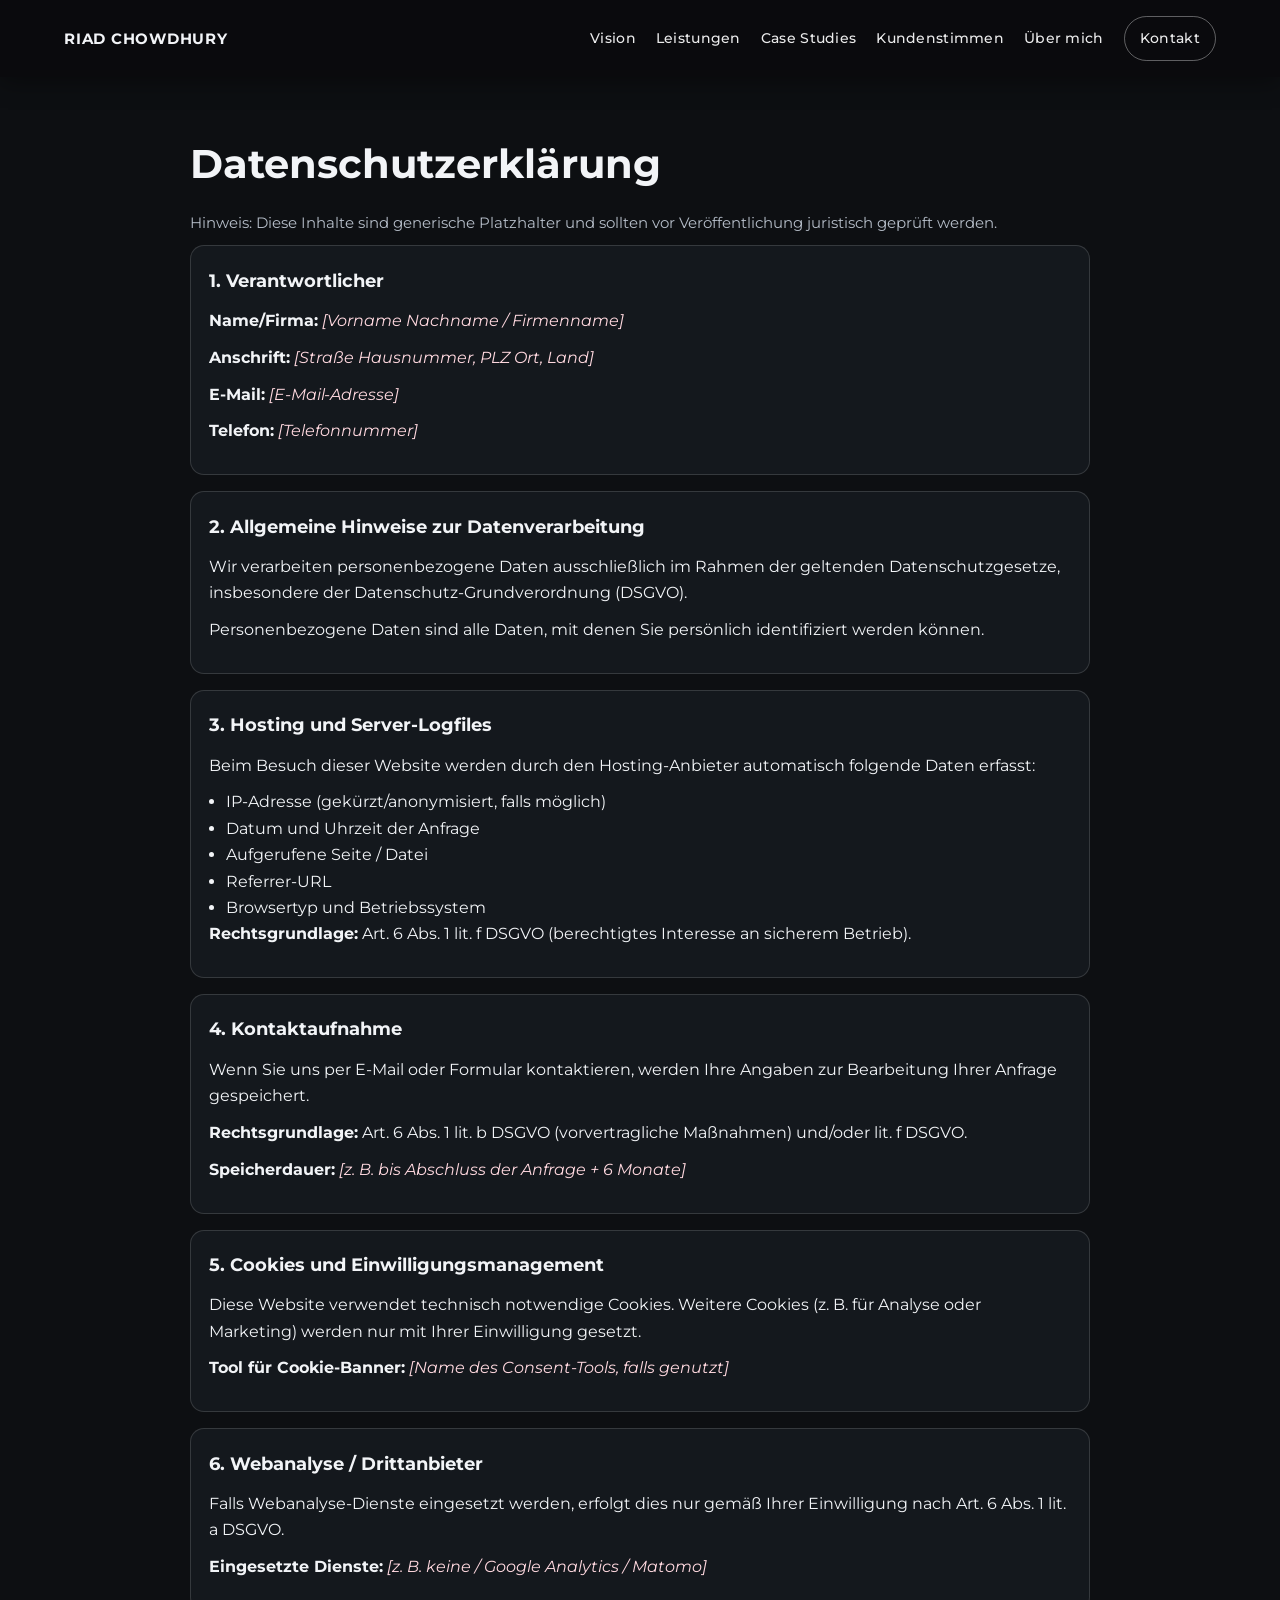
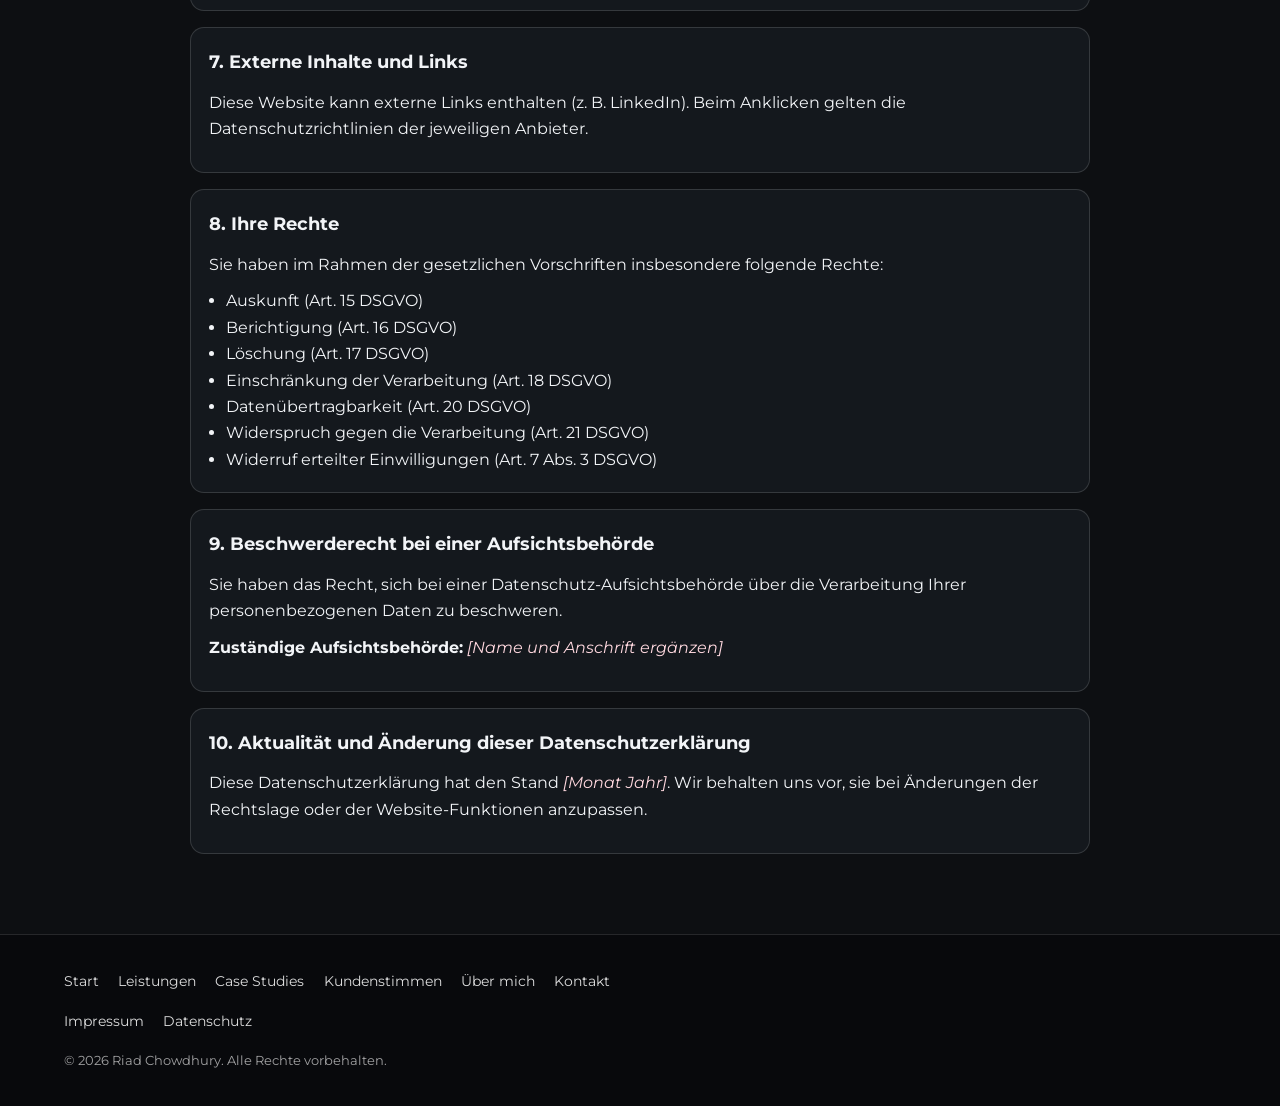
<file: datenschutz.html>
<!DOCTYPE html>
<html lang="de">
<head>
    <meta charset="UTF-8">
    <meta name="viewport" content="width=device-width, initial-scale=1.0">
    <title>Datenschutzerklärung | Riad Chowdhury</title>
    <meta name="description" content="Datenschutzerklärung der Portfolio-Webseite von Riad Chowdhury.">
    <link rel="preconnect" href="https://fonts.googleapis.com">
    <link rel="preconnect" href="https://fonts.gstatic.com" crossorigin>
    <link href="https://fonts.googleapis.com/css2?family=Montserrat:wght@400;500;600;700;800&display=swap" rel="stylesheet">
    <link rel="stylesheet" href="style.css">
    <link rel="stylesheet" href="legal.css">
</head>
<body class="legal-page">
    <div data-include="components/site-header.html"></div>

    <main class="wrap">
        <h1 class="page-title">Datenschutzerklärung</h1>
        <p class="note">Hinweis: Diese Inhalte sind generische Platzhalter und sollten vor Veröffentlichung juristisch geprüft werden.</p>

        <section class="card">
            <h2>1. Verantwortlicher</h2>
            <p><strong>Name/Firma:</strong> <span class="placeholder">[Vorname Nachname / Firmenname]</span></p>
            <p><strong>Anschrift:</strong> <span class="placeholder">[Straße Hausnummer, PLZ Ort, Land]</span></p>
            <p><strong>E-Mail:</strong> <span class="placeholder">[E-Mail-Adresse]</span></p>
            <p><strong>Telefon:</strong> <span class="placeholder">[Telefonnummer]</span></p>
        </section>

        <section class="card">
            <h2>2. Allgemeine Hinweise zur Datenverarbeitung</h2>
            <p>
                Wir verarbeiten personenbezogene Daten ausschließlich im Rahmen der geltenden Datenschutzgesetze,
                insbesondere der Datenschutz-Grundverordnung (DSGVO).
            </p>
            <p>
                Personenbezogene Daten sind alle Daten, mit denen Sie persönlich identifiziert werden können.
            </p>
        </section>

        <section class="card">
            <h2>3. Hosting und Server-Logfiles</h2>
            <p>Beim Besuch dieser Website werden durch den Hosting-Anbieter automatisch folgende Daten erfasst:</p>
            <ul>
                <li>IP-Adresse (gekürzt/anonymisiert, falls möglich)</li>
                <li>Datum und Uhrzeit der Anfrage</li>
                <li>Aufgerufene Seite / Datei</li>
                <li>Referrer-URL</li>
                <li>Browsertyp und Betriebssystem</li>
            </ul>
            <p><strong>Rechtsgrundlage:</strong> Art. 6 Abs. 1 lit. f DSGVO (berechtigtes Interesse an sicherem Betrieb).</p>
        </section>

        <section class="card">
            <h2>4. Kontaktaufnahme</h2>
            <p>
                Wenn Sie uns per E-Mail oder Formular kontaktieren, werden Ihre Angaben zur Bearbeitung Ihrer Anfrage gespeichert.
            </p>
            <p><strong>Rechtsgrundlage:</strong> Art. 6 Abs. 1 lit. b DSGVO (vorvertragliche Maßnahmen) und/oder lit. f DSGVO.</p>
            <p><strong>Speicherdauer:</strong> <span class="placeholder">[z. B. bis Abschluss der Anfrage + 6 Monate]</span></p>
        </section>

        <section class="card">
            <h2>5. Cookies und Einwilligungsmanagement</h2>
            <p>
                Diese Website verwendet technisch notwendige Cookies. Weitere Cookies (z. B. für Analyse oder Marketing)
                werden nur mit Ihrer Einwilligung gesetzt.
            </p>
            <p>
                <strong>Tool für Cookie-Banner:</strong> <span class="placeholder">[Name des Consent-Tools, falls genutzt]</span>
            </p>
        </section>

        <section class="card">
            <h2>6. Webanalyse / Drittanbieter</h2>
            <p>
                Falls Webanalyse-Dienste eingesetzt werden, erfolgt dies nur gemäß Ihrer Einwilligung nach Art. 6 Abs. 1 lit. a DSGVO.
            </p>
            <p><strong>Eingesetzte Dienste:</strong> <span class="placeholder">[z. B. keine / Google Analytics / Matomo]</span></p>
        </section>

        <section class="card">
            <h2>7. Externe Inhalte und Links</h2>
            <p>
                Diese Website kann externe Links enthalten (z. B. LinkedIn). Beim Anklicken gelten die Datenschutzrichtlinien
                der jeweiligen Anbieter.
            </p>
        </section>

        <section class="card">
            <h2>8. Ihre Rechte</h2>
            <p>Sie haben im Rahmen der gesetzlichen Vorschriften insbesondere folgende Rechte:</p>
            <ul>
                <li>Auskunft (Art. 15 DSGVO)</li>
                <li>Berichtigung (Art. 16 DSGVO)</li>
                <li>Löschung (Art. 17 DSGVO)</li>
                <li>Einschränkung der Verarbeitung (Art. 18 DSGVO)</li>
                <li>Datenübertragbarkeit (Art. 20 DSGVO)</li>
                <li>Widerspruch gegen die Verarbeitung (Art. 21 DSGVO)</li>
                <li>Widerruf erteilter Einwilligungen (Art. 7 Abs. 3 DSGVO)</li>
            </ul>
        </section>

        <section class="card">
            <h2>9. Beschwerderecht bei einer Aufsichtsbehörde</h2>
            <p>
                Sie haben das Recht, sich bei einer Datenschutz-Aufsichtsbehörde über die Verarbeitung Ihrer personenbezogenen Daten zu beschweren.
            </p>
            <p><strong>Zuständige Aufsichtsbehörde:</strong> <span class="placeholder">[Name und Anschrift ergänzen]</span></p>
        </section>

        <section class="card">
            <h2>10. Aktualität und Änderung dieser Datenschutzerklärung</h2>
            <p>
                Diese Datenschutzerklärung hat den Stand <span class="placeholder">[Monat Jahr]</span>.
                Wir behalten uns vor, sie bei Änderungen der Rechtslage oder der Website-Funktionen anzupassen.
            </p>
        </section>
    </main>

    <div data-include="components/site-footer.html"></div>
    <script src="components/includes.js"></script>
</body>
</html>
</file>
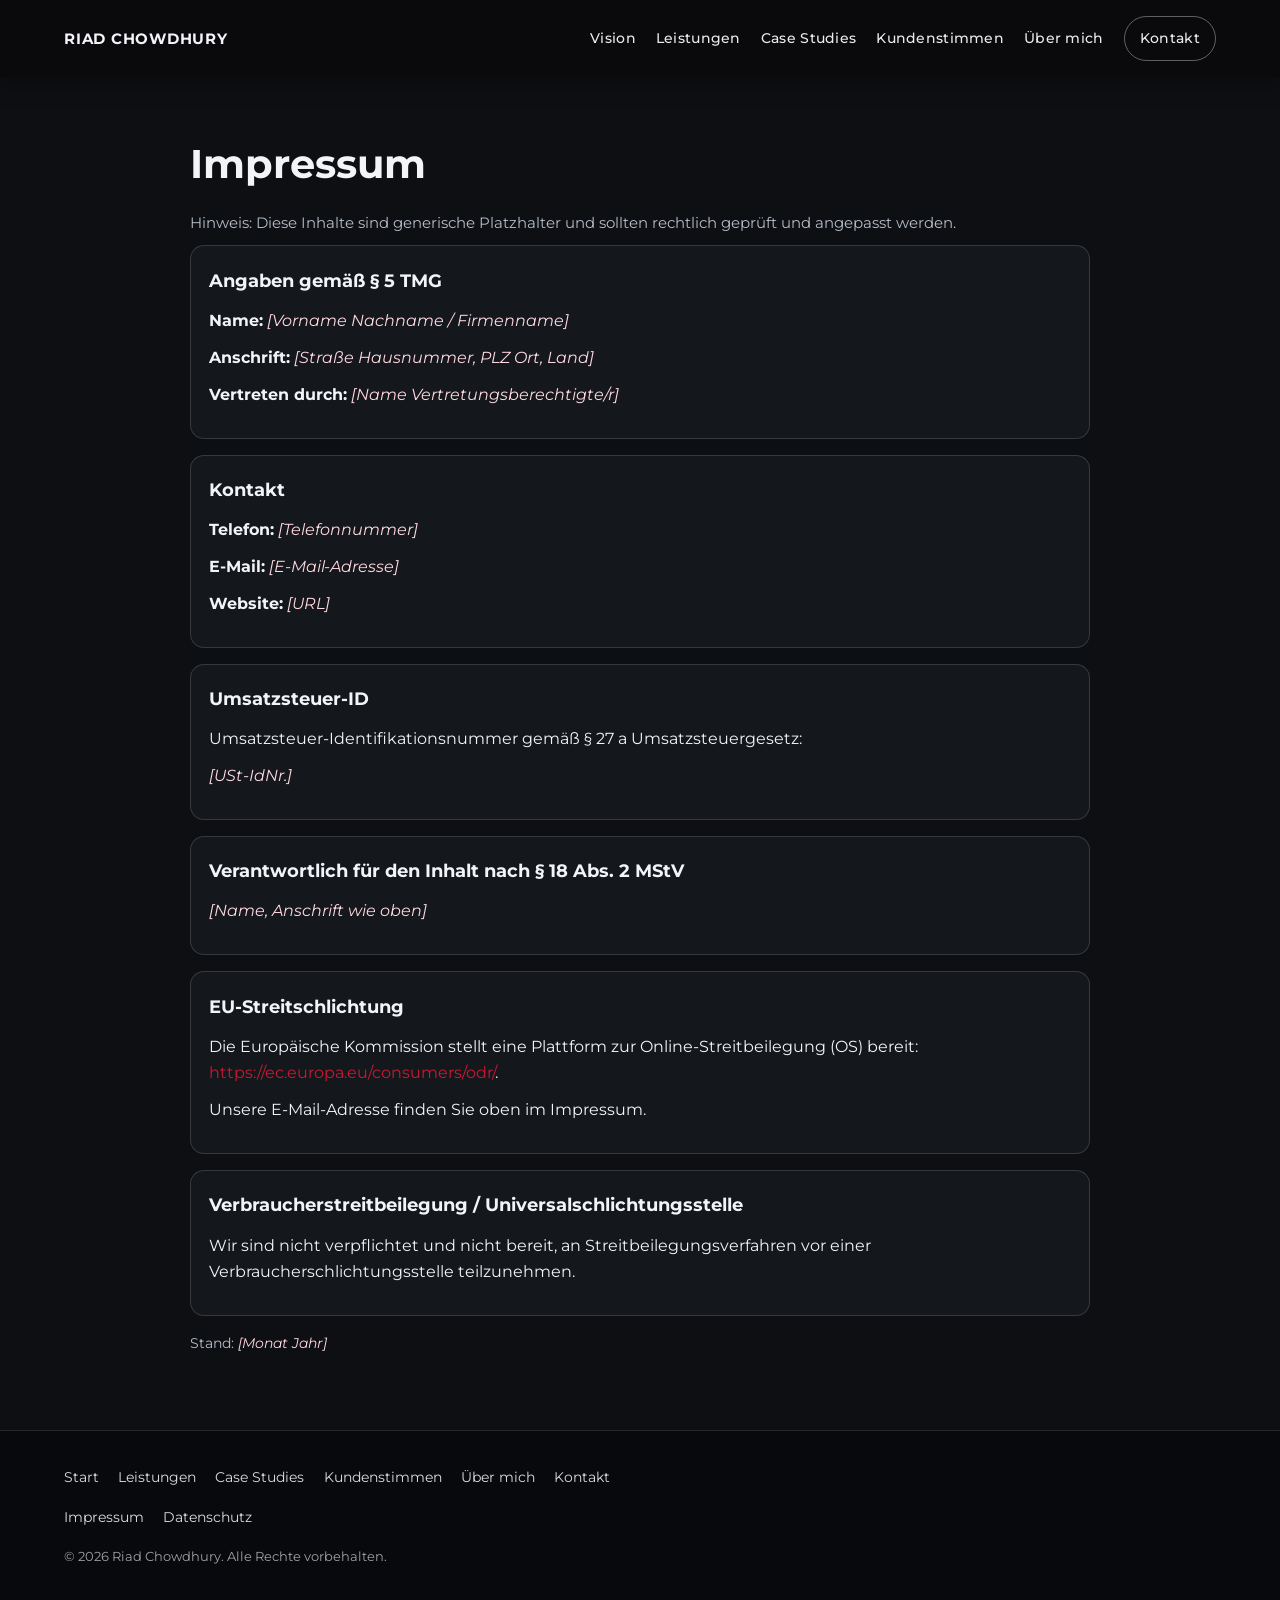
<file: impressum.html>
<!DOCTYPE html>
<html lang="de">
<head>
    <meta charset="UTF-8">
    <meta name="viewport" content="width=device-width, initial-scale=1.0">
    <title>Impressum | Riad Chowdhury</title>
    <meta name="description" content="Impressum der Portfolio-Webseite von Riad Chowdhury.">
    <link rel="preconnect" href="https://fonts.googleapis.com">
    <link rel="preconnect" href="https://fonts.gstatic.com" crossorigin>
    <link href="https://fonts.googleapis.com/css2?family=Montserrat:wght@400;500;600;700;800&display=swap" rel="stylesheet">
    <link rel="stylesheet" href="style.css">
    <link rel="stylesheet" href="legal.css">
</head>
<body class="legal-page">
    <div data-include="components/site-header.html"></div>

    <main class="wrap">
        <h1 class="page-title">Impressum</h1>
        <p class="note">Hinweis: Diese Inhalte sind generische Platzhalter und sollten rechtlich geprüft und angepasst werden.</p>

        <section class="card">
            <h2>Angaben gemäß § 5 TMG</h2>
            <p><strong>Name:</strong> <span class="placeholder">[Vorname Nachname / Firmenname]</span></p>
            <p><strong>Anschrift:</strong> <span class="placeholder">[Straße Hausnummer, PLZ Ort, Land]</span></p>
            <p><strong>Vertreten durch:</strong> <span class="placeholder">[Name Vertretungsberechtigte/r]</span></p>
        </section>

        <section class="card">
            <h2>Kontakt</h2>
            <p><strong>Telefon:</strong> <span class="placeholder">[Telefonnummer]</span></p>
            <p><strong>E-Mail:</strong> <span class="placeholder">[E-Mail-Adresse]</span></p>
            <p><strong>Website:</strong> <span class="placeholder">[URL]</span></p>
        </section>

        <section class="card">
            <h2>Umsatzsteuer-ID</h2>
            <p>Umsatzsteuer-Identifikationsnummer gemäß § 27 a Umsatzsteuergesetz:</p>
            <p class="placeholder">[USt-IdNr.]</p>
        </section>

        <section class="card">
            <h2>Verantwortlich für den Inhalt nach § 18 Abs. 2 MStV</h2>
            <p><span class="placeholder">[Name, Anschrift wie oben]</span></p>
        </section>

        <section class="card">
            <h2>EU-Streitschlichtung</h2>
            <p>
                Die Europäische Kommission stellt eine Plattform zur Online-Streitbeilegung (OS) bereit:
                <a href="https://ec.europa.eu/consumers/odr/" target="_blank" rel="noopener noreferrer">https://ec.europa.eu/consumers/odr/</a>.
            </p>
            <p>Unsere E-Mail-Adresse finden Sie oben im Impressum.</p>
        </section>

        <section class="card">
            <h2>Verbraucherstreitbeilegung / Universalschlichtungsstelle</h2>
            <p>
                Wir sind nicht verpflichtet und nicht bereit, an Streitbeilegungsverfahren vor einer
                Verbraucherschlichtungsstelle teilzunehmen.
            </p>
        </section>

        <p class="footer">Stand: <span class="placeholder">[Monat Jahr]</span></p>
    </main>

    <div data-include="components/site-footer.html"></div>
    <script src="components/includes.js"></script>
</body>
</html>
</file>
<file: style.css>
:root {
    --bg: #0d0f12;
    --bg-soft: #14181d;
    --text: #f2f4f7;
    --text-dark: #16181b;
    --muted: #b6bcc6;
    --accent: #a01328;
    --accent-bright: #c91933;
    --surface: #1b2026;
    --surface-light: #f6f7f9;
    --border: rgba(255, 255, 255, 0.14);
    --container: 1180px;
    --radius: 16px;
    --shadow: 0 18px 40px rgba(0, 0, 0, 0.35);
    --transition: 220ms cubic-bezier(.2, .6, .2, 1);
    --parallax-y: 0px;
}

* {
    box-sizing: border-box;
}

html,
body {
    margin: 0;
    padding: 0;
}

body {
    font-family: "Montserrat", "Segoe UI", Helvetica, Arial, sans-serif;
    background: var(--bg);
    color: var(--text);
    line-height: 1.65;
    -webkit-font-smoothing: antialiased;
    text-rendering: optimizeLegibility;
}

a {
    color: inherit;
    text-decoration: none;
}

img {
    display: block;
    max-width: 100%;
}

.container {
    width: min(var(--container), 90vw);
    margin-inline: auto;
}

.narrow {
    width: min(840px, 90vw);
    margin-inline: auto;
}

.site-header {
    position: fixed;
    top: 0;
    left: 0;
    right: 0;
    z-index: 1000;
    display: flex;
    align-items: center;
    justify-content: space-between;
    padding: 1rem 5vw;
    transition: background var(--transition), box-shadow var(--transition), backdrop-filter var(--transition);
}

.site-header.is-scrolled {
    background: rgba(10, 11, 14, 0.9);
    backdrop-filter: blur(8px);
    box-shadow: 0 6px 22px rgba(0, 0, 0, 0.35);
}

.brand {
    font-weight: 700;
    letter-spacing: 0.05em;
    text-transform: uppercase;
    font-size: 0.95rem;
}

.site-nav {
    display: flex;
    align-items: center;
    gap: 1.25rem;
}

.site-nav a {
    color: rgba(255, 255, 255, 0.92);
    font-size: 0.9rem;
    font-weight: 500;
    letter-spacing: 0.02em;
    transition: color var(--transition);
}

.site-nav a:hover {
    color: #fff;
}

.nav-cta {
    padding: 0.6rem 0.95rem;
    border: 1px solid rgba(255, 255, 255, 0.35);
    border-radius: 999px;
}

.nav-cta:hover {
    border-color: var(--accent-bright);
    color: var(--accent-bright);
}

.menu-toggle {
    display: none;
    border: 0;
    background: transparent;
    padding: 0.35rem;
    cursor: pointer;
}

.menu-toggle span {
    display: block;
    width: 24px;
    height: 2px;
    margin: 5px 0;
    border-radius: 999px;
    background: #fff;
    transition: transform var(--transition), opacity var(--transition);
}

.hero {
    position: relative;
    min-height: 100vh;
    display: flex;
    align-items: flex-end;
    justify-content: flex-start;
    padding: 7.5rem 5vw 2.2rem;
    overflow: clip;
}

.hero-video,
.hero-overlay {
    position: absolute;
    inset: 0;
}

.hero-video {
    width: 100%;
    height: 100%;
    object-fit: cover;
    transform: translateY(calc(var(--parallax-y) * -1));
    transition: transform 90ms linear;
}

.hero-overlay {
    background:
        linear-gradient(95deg, rgba(8, 10, 14, 0.84) 0%, rgba(8, 10, 14, 0.62) 48%, rgba(8, 10, 14, 0.32) 100%),
        radial-gradient(circle at 82% 12%, rgba(201, 25, 51, 0.26), transparent 42%),
        radial-gradient(circle at 20% 70%, rgba(160, 19, 40, 0.18), transparent 50%);
}

.hero-content {
    position: relative;
    z-index: 1;
    width: min(820px, 92vw);
    text-align: left;
    background: rgba(6, 8, 12, 0.38);
    border: 1px solid rgba(255, 255, 255, 0.1);
    border-radius: 16px;
    padding: 1.2rem 1.15rem;
    backdrop-filter: blur(2px);
    margin-bottom: clamp(0.8rem, 2.2vh, 2rem);
}

.kicker {
    margin: 0 0 1rem;
    font-size: 0.78rem;
    letter-spacing: 0.14em;
    text-transform: uppercase;
    color: rgba(255, 255, 255, 0.72);
}

.hero h1 {
    margin: 0;
    font-size: clamp(2rem, 4.4vw, 3.9rem);
    line-height: 1.12;
    text-shadow: 0 8px 28px rgba(0, 0, 0, 0.55);
}

.subheadline {
    margin: 1.35rem 0 2rem;
    max-width: 720px;
    color: rgba(255, 255, 255, 0.92);
    font-size: clamp(1rem, 1.7vw, 1.2rem);
    text-shadow: 0 6px 20px rgba(0, 0, 0, 0.5);
}

.hero-actions {
    display: flex;
    justify-content: flex-start;
    gap: 0.9rem;
    flex-wrap: wrap;
}

.btn {
    display: inline-flex;
    align-items: center;
    justify-content: center;
    gap: 0.45rem;
    padding: 0.88rem 1.45rem;
    border-radius: 999px;
    font-size: 0.93rem;
    font-weight: 600;
    transition: transform var(--transition), background var(--transition), color var(--transition), border-color var(--transition), box-shadow var(--transition);
}

.btn:hover {
    transform: translateY(-2px);
}

button.btn {
    border: 0;
    cursor: pointer;
}

.btn-primary {
    background: var(--accent);
    color: #fff;
    border: 1px solid transparent;
    box-shadow: 0 8px 24px rgba(160, 19, 40, 0.4);
}

.btn-primary:hover {
    background: var(--accent-bright);
}

.btn-secondary {
    border: 1px solid rgba(255, 255, 255, 0.45);
    color: #fff;
    background: rgba(255, 255, 255, 0.05);
}

.btn-secondary:hover {
    border-color: var(--accent-bright);
    color: var(--accent-bright);
}

.hero-trust {
    margin-top: 1.55rem;
    display: flex;
    flex-wrap: wrap;
    justify-content: flex-start;
    gap: 1rem;
    color: rgba(255, 255, 255, 0.78);
    font-size: 0.85rem;
}

.section {
    padding: clamp(4.2rem, 8vw, 6.5rem) 0;
    position: relative;
}

.section-dark {
    background: var(--bg);
    color: var(--text);
}

.section-light {
    background: var(--surface-light);
    color: var(--text-dark);
}

.section-accent {
    background: linear-gradient(120deg, #180d12, #2d0f18);
    color: #fff;
    text-align: center;
}

.section-title {
    margin: 0 0 2.25rem;
    font-size: clamp(1.6rem, 3vw, 2.4rem);
    letter-spacing: -0.02em;
}

.section h2 {
    margin: 0 0 1.4rem;
    font-size: clamp(1.5rem, 3vw, 2.35rem);
    letter-spacing: -0.01em;
}

.section p {
    margin: 0 0 1rem;
}

.services-grid {
    display: grid;
    grid-template-columns: repeat(3, minmax(0, 1fr));
    gap: 1.15rem;
}

.service-card {
    border-radius: var(--radius);
    background: #fff;
    border: 1px solid rgba(16, 20, 24, 0.08);
    padding: 1.6rem;
    box-shadow: 0 14px 30px rgba(18, 20, 24, 0.1);
    transition: transform var(--transition), box-shadow var(--transition), border-color var(--transition);
}

.service-card:hover {
    transform: translateY(-6px);
    box-shadow: 0 20px 38px rgba(18, 20, 24, 0.2);
    border-color: rgba(160, 19, 40, 0.35);
}

.service-icon {
    width: 44px;
    height: 44px;
    display: grid;
    place-items: center;
    border-radius: 12px;
    background: rgba(160, 19, 40, 0.1);
    margin-bottom: 1rem;
}

.service-icon svg {
    width: 22px;
    height: 22px;
    fill: var(--accent);
}

.service-card h3 {
    margin: 0 0 0.7rem;
    font-size: 1.28rem;
}

.service-card p {
    margin: 0 0 0.9rem;
    color: #333a42;
}

.service-card ul {
    margin: 0;
    padding-left: 1.1rem;
    color: #4b535d;
}

.case-card {
    display: grid;
    grid-template-columns: 1.12fr 1fr;
    gap: 1.25rem;
    margin-top: 1.25rem;
    padding: 1.2rem;
    border: 1px solid var(--border);
    border-radius: var(--radius);
    background: linear-gradient(160deg, rgba(255, 255, 255, 0.02), rgba(255, 255, 255, 0.01));
}

.case-media {
    display: grid;
    grid-template-columns: 1fr 1fr;
    gap: 0.65rem;
}

.case-media img {
    border-radius: 12px;
    height: 250px;
    object-fit: cover;
    border: 1px solid rgba(255, 255, 255, 0.12);
}

.case-content {
    display: flex;
    flex-direction: column;
    justify-content: center;
}

.case-tag {
    margin: 0 0 0.55rem;
    color: #d3a8b2;
    text-transform: uppercase;
    letter-spacing: 0.08em;
    font-size: 0.73rem;
}

.case-content h3 {
    margin: 0 0 0.7rem;
    font-size: 1.55rem;
}

.case-content p {
    margin: 0 0 1rem;
    color: rgba(242, 244, 247, 0.84);
}

.metrics {
    display: grid;
    grid-template-columns: repeat(3, minmax(0, 1fr));
    gap: 0.55rem;
}

.metrics div {
    border-radius: 10px;
    border: 1px solid rgba(255, 255, 255, 0.16);
    padding: 0.7rem;
    background: rgba(0, 0, 0, 0.22);
}

.metrics strong {
    display: block;
    font-size: 1.2rem;
    margin-bottom: 0.15rem;
}

.metrics span {
    font-size: 0.78rem;
    color: rgba(242, 244, 247, 0.72);
}

.testimonial-slider {
    display: grid;
    grid-template-columns: auto 1fr auto;
    align-items: center;
    gap: 0.85rem;
}

.slider-btn {
    width: 42px;
    height: 42px;
    border-radius: 999px;
    border: 1px solid rgba(16, 20, 24, 0.2);
    background: #fff;
    color: #1a1e23;
    font-size: 1.35rem;
    cursor: pointer;
    transition: transform var(--transition), border-color var(--transition), color var(--transition);
}

.slider-btn:hover {
    transform: translateY(-2px);
    border-color: var(--accent);
    color: var(--accent);
}

.testimonial-viewport {
    overflow: hidden;
    border-radius: var(--radius);
}

.testimonial-track {
    display: flex;
    transition: transform var(--transition);
}

.testimonial-card {
    min-width: 100%;
    border-radius: var(--radius);
    padding: 1.6rem;
    border: 1px solid rgba(16, 20, 24, 0.08);
    background: #fff;
    box-shadow: 0 12px 26px rgba(18, 20, 24, 0.12);
}

.rating {
    margin-bottom: 0.65rem;
    color: #db9f2b;
    letter-spacing: 0.15em;
    font-size: 0.9rem;
}

.testimonial-card p {
    margin: 0 0 1rem;
    color: #21262c;
    font-size: 1.03rem;
}

.author {
    display: flex;
    align-items: center;
    gap: 0.75rem;
}

.author img {
    width: 54px;
    height: 54px;
    border-radius: 50%;
    object-fit: cover;
}

.author strong {
    display: block;
    color: #16191d;
}

.author span {
    color: #57606b;
    font-size: 0.85rem;
}

.about-section {
    background: linear-gradient(180deg, #0e1013, #11151a);
}

.about-grid {
    display: grid;
    grid-template-columns: 0.85fr 1.15fr;
    gap: 1.6rem;
    align-items: center;
}

.about-photo-wrap {
    border-radius: var(--radius);
    overflow: hidden;
    border: 1px solid var(--border);
    box-shadow: var(--shadow);
}

.about-photo-wrap img {
    width: 100%;
    height: 100%;
    min-height: 420px;
    object-fit: cover;
}

.about-content p {
    color: rgba(242, 244, 247, 0.84);
}

.about-content ul {
    margin: 1rem 0 0;
    padding-left: 1.1rem;
    color: rgba(242, 244, 247, 0.9);
}

.section-accent p {
    color: rgba(255, 255, 255, 0.88);
    margin: 0 auto 1.4rem;
    max-width: 710px;
}

.site-footer {
    background: #08090c;
    border-top: 1px solid rgba(255, 255, 255, 0.12);
    padding: 2.2rem 0;
}

.footer-grid {
    display: grid;
    gap: 1rem;
}

.footer-nav,
.footer-meta {
    display: flex;
    flex-wrap: wrap;
    gap: 0.9rem 1.2rem;
}

.footer-nav a,
.footer-meta a {
    color: rgba(255, 255, 255, 0.86);
    font-size: 0.9rem;
    transition: color var(--transition);
}

.footer-nav a:hover,
.footer-meta a:hover {
    color: var(--accent-bright);
}

.site-footer p {
    margin: 0;
    color: rgba(255, 255, 255, 0.62);
    font-size: 0.82rem;
}

.booking-modal {
    position: fixed;
    inset: 0;
    z-index: 1400;
    display: grid;
    place-items: center;
    opacity: 0;
    visibility: hidden;
    transition: opacity var(--transition), visibility var(--transition);
}

.booking-modal.is-open {
    opacity: 1;
    visibility: visible;
}

.booking-backdrop {
    position: absolute;
    inset: 0;
    background: rgba(6, 7, 10, 0.72);
    backdrop-filter: blur(4px);
}

.booking-dialog {
    position: relative;
    z-index: 1;
    width: min(700px, 92vw);
    max-height: 88vh;
    overflow: auto;
    border-radius: 16px;
    border: 1px solid rgba(255, 255, 255, 0.14);
    background: linear-gradient(160deg, #12151a, #181d24);
    box-shadow: 0 22px 48px rgba(0, 0, 0, 0.48);
    padding: 1.25rem 1.1rem 1.15rem;
}

.booking-close {
    position: absolute;
    top: 0.55rem;
    right: 0.75rem;
    border: 0;
    background: transparent;
    color: #fff;
    font-size: 1.7rem;
    line-height: 1;
    cursor: pointer;
}

.booking-dialog h2 {
    margin: 0 0 0.4rem;
}

.booking-dialog p {
    margin: 0 0 1rem;
    color: rgba(242, 244, 247, 0.82);
}

.booking-form {
    display: grid;
    gap: 0.75rem;
}

.booking-form label {
    font-size: 0.88rem;
    color: rgba(242, 244, 247, 0.88);
}

.booking-form input,
.booking-form textarea {
    width: 100%;
    border-radius: 10px;
    border: 1px solid rgba(255, 255, 255, 0.17);
    background: rgba(255, 255, 255, 0.03);
    color: #fff;
    padding: 0.72rem 0.75rem;
    font: inherit;
}

.booking-form input:focus,
.booking-form textarea:focus {
    outline: 2px solid rgba(201, 25, 51, 0.38);
    border-color: var(--accent-bright);
}

.booking-row {
    display: grid;
    grid-template-columns: 1fr 1fr;
    gap: 0.7rem;
}

.booking-consent {
    display: flex;
    align-items: flex-start;
    gap: 0.55rem;
    font-size: 0.82rem;
    color: rgba(242, 244, 247, 0.8);
}

.booking-consent input {
    width: auto;
    margin-top: 0.1rem;
}

.booking-form small {
    color: rgba(242, 244, 247, 0.62);
    font-size: 0.75rem;
}

body.modal-open {
    overflow: hidden;
}

.reveal {
    opacity: 0;
    transform: translateY(22px);
    transition: opacity 500ms ease, transform 500ms ease;
}

.reveal.is-visible {
    opacity: 1;
    transform: translateY(0);
}

@media (max-width: 1024px) {
    .services-grid {
        grid-template-columns: 1fr 1fr;
    }

    .case-card {
        grid-template-columns: 1fr;
    }

    .about-grid {
        grid-template-columns: 1fr;
    }
}

@media (max-width: 760px) {
    .menu-toggle {
        display: block;
        z-index: 1001;
    }

    .site-nav {
        position: fixed;
        top: 0;
        right: 0;
        bottom: 0;
        width: min(82vw, 320px);
        padding: 5.6rem 1.5rem 1.5rem;
        background: rgba(11, 12, 16, 0.98);
        backdrop-filter: blur(8px);
        border-left: 1px solid rgba(255, 255, 255, 0.15);
        flex-direction: column;
        align-items: flex-start;
        transform: translateX(100%);
        transition: transform var(--transition);
    }

    body.menu-open .site-nav {
        transform: translateX(0);
    }

    body.menu-open .menu-toggle span:nth-child(1) {
        transform: translateY(7px) rotate(45deg);
    }

    body.menu-open .menu-toggle span:nth-child(2) {
        opacity: 0;
    }

    body.menu-open .menu-toggle span:nth-child(3) {
        transform: translateY(-7px) rotate(-45deg);
    }

    .services-grid {
        grid-template-columns: 1fr;
    }

    .case-media {
        grid-template-columns: 1fr;
    }

    .case-media img {
        height: 210px;
    }

    .metrics {
        grid-template-columns: 1fr;
    }

    .testimonial-slider {
        grid-template-columns: 1fr;
    }

    .slider-btn {
        display: none;
    }

    .booking-row {
        grid-template-columns: 1fr;
    }
}

@media (prefers-reduced-motion: reduce) {
    *,
    *::before,
    *::after {
        animation: none !important;
        transition: none !important;
        scroll-behavior: auto !important;
    }

    .hero-video,
    .reveal {
        transform: none !important;
    }

    .reveal {
        opacity: 1 !important;
    }
}
</file>
<file: legal.css>
:root {
    --bg: #0d0f12;
    --surface: #14181d;
    --text: #f2f4f7;
    --muted: #b5bdc8;
    --accent: #a01328;
    --accent-bright: #c91933;
    --border: rgba(255, 255, 255, 0.14);
}

* {
    box-sizing: border-box;
}

html,
body {
    margin: 0;
    padding: 0;
}

body {
    font-family: "Montserrat", "Segoe UI", Helvetica, Arial, sans-serif;
    background: var(--bg);
    color: var(--text);
    line-height: 1.65;
}

.legal-page main a {
    color: var(--accent-bright);
    text-decoration: none;
}

.legal-page main a:hover {
    text-decoration: underline;
}

.wrap {
    width: min(900px, 92vw);
    margin: 0 auto;
    padding: 2rem 0 4rem;
}

.legal-page .site-header {
    background: rgba(10, 11, 14, 0.9);
    backdrop-filter: blur(8px);
    box-shadow: 0 6px 22px rgba(0, 0, 0, 0.35);
}

.legal-page main.wrap {
    padding-top: 7rem;
}

.page-title {
    margin: 1.2rem 0 0.8rem;
    font-size: clamp(1.7rem, 3.2vw, 2.5rem);
}

.note {
    margin: 0 0 1.5rem;
    color: var(--muted);
    font-size: 0.95rem;
}

.card {
    background: var(--surface);
    border: 1px solid var(--border);
    border-radius: 14px;
    padding: 1.2rem 1.1rem;
    margin-bottom: 1rem;
}

.legal-page main h2 {
    margin: 0 0 0.75rem;
    font-size: 1.15rem;
}

.legal-page main p {
    margin: 0 0 0.65rem;
}

.legal-page main ul {
    margin: 0.35rem 0 0;
    padding-left: 1.1rem;
}

.placeholder {
    color: #ffd8df;
    font-style: italic;
}

.footer {
    margin-top: 1.8rem;
    color: var(--muted);
    font-size: 0.9rem;
}
</file>
